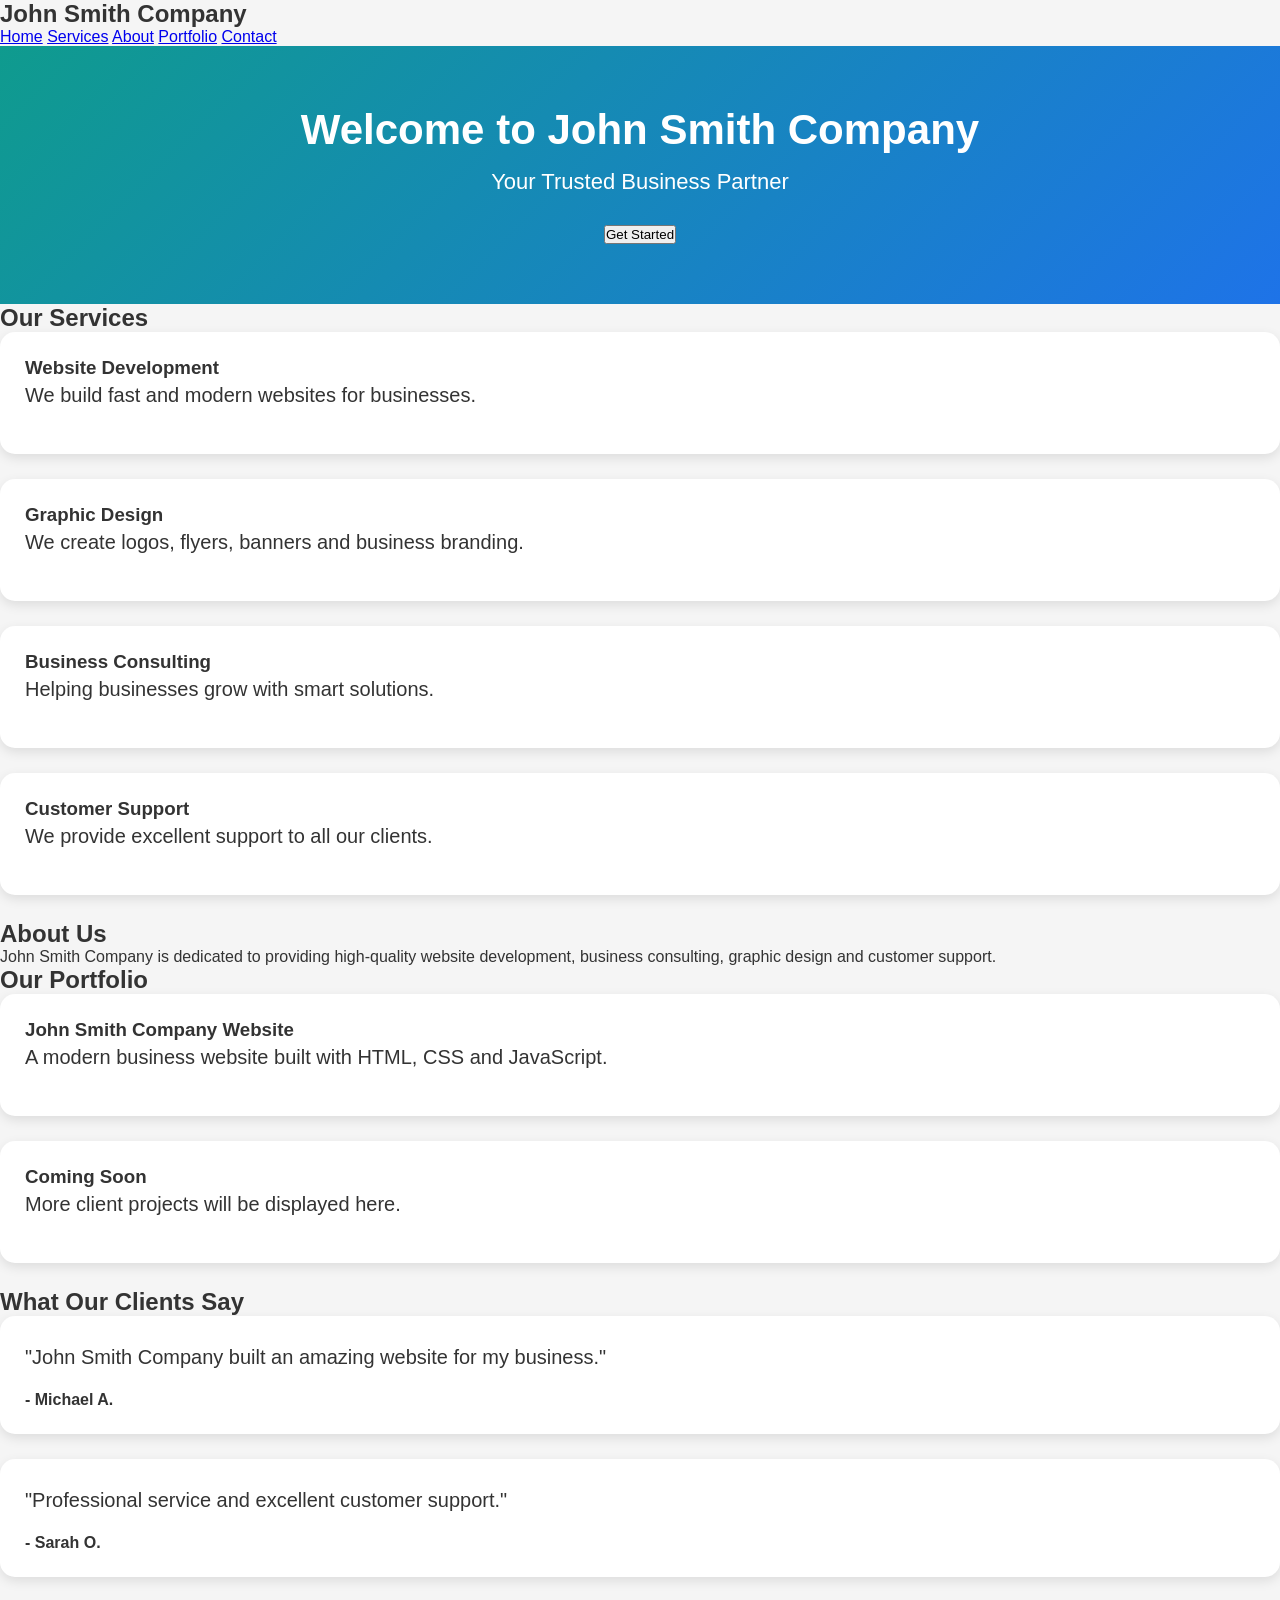
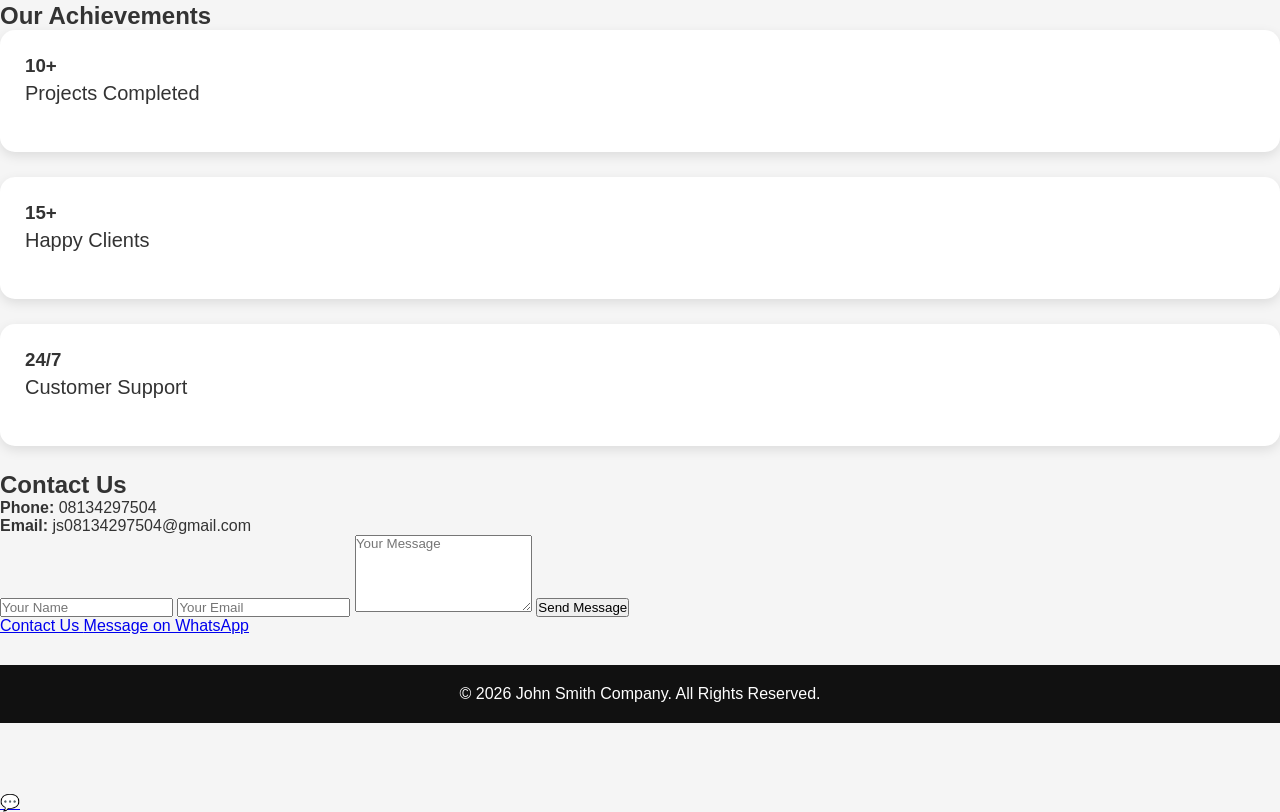
<file: index.html>
<!DOCTYPE html>
<html>
<head>
    <title>John Smith Company</title>
    <link rel="stylesheet" href="style.css">
    <meta name="viewport" content="width=device-width, initial-scale=1.0">
</head>
<body>

<nav>
    <h2>John Smith Company</h2>

    <a href="#">Home</a>
    <a href="#services">Services</a>
    <a href="#about">About</a>
    <a href="#portfolio">Portfolio</a>
    <a href="#contact">Contact</a>
</nav>

<header>
    <h1>Welcome to John Smith Company</h1>
    <p>Your Trusted Business Partner</p>

    <a href="#contact">
        <button>Get Started</button>
    </a>
</header>

<section id="services">
    <h2>Our Services</h2>

    <div class="card">
        <h3>Website Development</h3>
        <p>We build fast and modern websites for businesses.</p>
    </div>

    <div class="card">
        <h3>Graphic Design</h3>
        <p>We create logos, flyers, banners and business branding.</p>
    </div>

    <div class="card">
        <h3>Business Consulting</h3>
        <p>Helping businesses grow with smart solutions.</p>
    </div>

    <div class="card">
        <h3>Customer Support</h3>
        <p>We provide excellent support to all our clients.</p>
    </div>
</section>

<section id="about">
    <h2>About Us</h2>

    <p>
        John Smith Company is dedicated to providing high-quality website development,
        business consulting, graphic design and customer support.
    </p>
</section>

<section id="portfolio">
    <h2>Our Portfolio</h2>

    <div class="card">
        <h3>John Smith Company Website</h3>
        <p>A modern business website built with HTML, CSS and JavaScript.</p>
    </div>

    <div class="card">
        <h3>Coming Soon</h3>
        <p>More client projects will be displayed here.</p>
    </div>
</section>

<section id="testimonials">
    <h2>What Our Clients Say</h2>

    <div class="card">
        <p>"John Smith Company built an amazing website for my business."</p>
        <h4>- Michael A.</h4>
    </div>

    <div class="card">
        <p>"Professional service and excellent customer support."</p>
        <h4>- Sarah O.</h4>
    </div>
</section>

<section id="stats">
    <h2>Our Achievements</h2>

    <div class="services">
        <div class="card">
            <h3>10+</h3>
            <p>Projects Completed</p>
        </div>

        <div class="card">
            <h3>15+</h3>
            <p>Happy Clients</p>
        </div>

        <div class="card">
            <h3>24/7</h3>
            <p>Customer Support</p>
        </div>
    </div>
</section>

<section id="contact">
    <h2>Contact Us</h2>

    <p><strong>Phone:</strong> 08134297504</p>
    <p><strong>Email:</strong> js08134297504@gmail.com</p>

    <form>
        <input type="text" placeholder="Your Name" required>

        <input type="email" placeholder="Your Email" required>

        <textarea placeholder="Your Message" rows="5" required></textarea>

        <button type="submit">Send Message</button>
    </form>

    <a class="contact-btn" href="tel:08134297504">
        Contact Us
    </a>

    <a class="whatsapp-btn" href="https://wa.me/2348134297504">
        Message on WhatsApp
    </a>
</section>

<footer>
    <p>&copy; 2026 John Smith Company. All Rights Reserved.</p>
</footer>

<a href="https://wa.me/2348134297504" class="whatsapp-float" target="_blank">
    💬
</a>

</body>
</html>
</file>
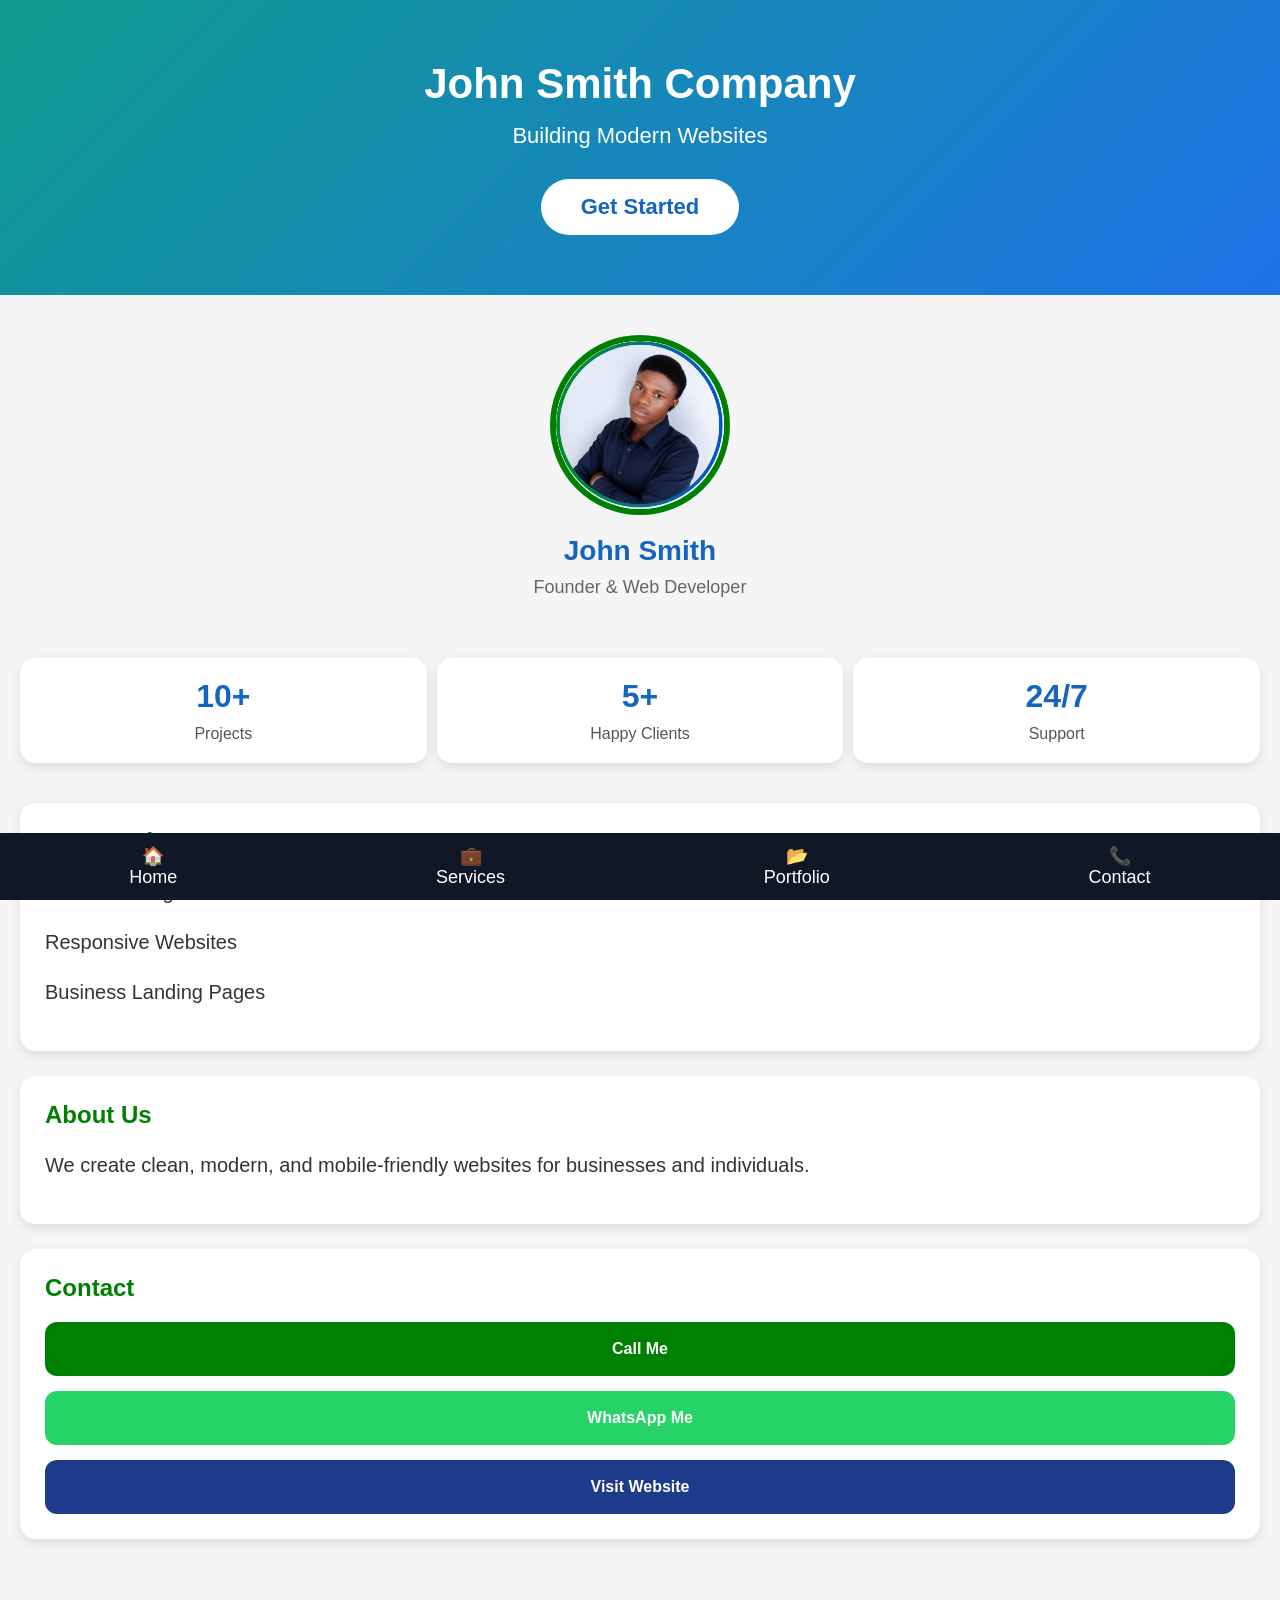
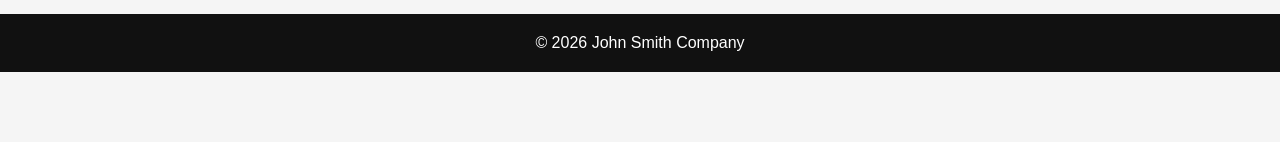
<file: 📄 index.html>
<!DOCTYPE html>
<html lang="en">
<head>
    <meta charset="UTF-8">
    <meta name="viewport" content="width=device-width, initial-scale=1.0">
    <title>John Smith Company App</title>
    <link rel="stylesheet" href="style.css"><link rel="manifest" href="manifest.json">
<meta name="theme-color" content="#0f9b8e">
</head>
<body>

<header>
    <h1>John Smith Company</h1>
    <p>Building Modern Websites</p>

    <a href="#services" class="start-btn">Get Started</a>
</header>

<!-- Profile Section -->
<section class="profile">
    <img src="profile.png" alt="John Smith">
  <h2>John Smith</h2>
  <p>Founder & Web Developer</p>
</section>
<!-- Statistics -->
<section class="stats">

    <div class="stat">
        <h2>10+</h2>
        <p>Projects</p>
    </div>

    <div class="stat">
        <h2>5+</h2>
        <p>Happy Clients</p>
    </div>

    <div class="stat">
        <h2>24/7</h2>
        <p>Support</p>
    </div>

</section>

<main>

<section class="card" id="services">

<h2>Our Services</h2>

<p>Website Design</p>

<p>Responsive Websites</p>

<p>Business Landing Pages</p>

</section>

<section class="card">

<h2>About Us</h2>

<p>
We create clean, modern, and mobile-friendly websites for businesses and individuals.
</p>

</section>

<section class="card">

<h2>Contact</h2>

<a class="btn" href="tel:08134297504">
Call Me
</a>

<a class="btn whatsapp"
href="https://wa.me/2348134297504"
target="_blank">

WhatsApp Me

</a>

<a class="btn website"
href="https://johnsmithcompany.vercel.app"
target="_blank">

Visit Website

</a>

</section>

</main>

<nav class="bottom-nav">

<a href="#">🏠<br>Home</a>

<a href="#">💼<br>Services</a>

<a href="#">📂<br>Portfolio</a>

<a href="#">📞<br>Contact</a>

</nav>

<footer>

<p>&copy; 2026 John Smith Company</p>

</footer>

<script src="script.js"></script>

</body>
</html>
</file>
<file: style.css>
*{
    margin:0;
    padding:0;
    box-sizing:border-box;
    font-family:Arial,sans-serif;
}

body{
    background:#f5f5f5;
    color:#333;
}

header{
    background:linear-gradient(135deg,#0f9b8e,#1e73e8);
    color:white;
    text-align:center;
    padding:60px 20px;
}

header h1{
    font-size:42px;
    margin-bottom:15px;
}

header p{
    font-size:22px;
    margin-bottom:30px;
}

.start-btn{
    display:inline-block;
    background:white;
    color:#1565c0;
    text-decoration:none;
    padding:15px 40px;
    border-radius:40px;
    font-weight:bold;
    font-size:22px;
}

main{
    padding:20px;
}

.card{
    background:white;
    padding:25px;
    margin-bottom:25px;
    border-radius:15px;
    box-shadow:0 4px 12px rgba(0,0,0,0.1);
}

.card h2{
    color:green;
    margin-bottom:20px;
    font-size:24px;
}

.card p{
    margin-bottom:18px;
    font-size:20px;
    line-height:1.6;
}

.btn{
    display:block;
    text-align:center;
    text-decoration:none;
    color:white;
    background:green;
    padding:18px;
    margin-top:15px;
    border-radius:12px;
    font-weight:bold;
}

.whatsapp{
    background:#25D366;
}

.website{
    background:#1e3a8a;
}

.profile{
    text-align:center;
    padding:40px 20px;
}

.profile img{
    width:180px;
    height:180px;
    border-radius:50%;
    object-fit:cover;
    border:6px solid green;
    display:block;
    margin:0 auto;
}

.profile h2{
    margin-top:20px;
    color:#1565c0;
    font-size:28px;
}

.profile p{
    color:#666;
    font-size:18px;
    margin-top:10px;
}

.stats{
    display:flex;
    justify-content:space-around;
    margin:20px;
    gap:10px;
}

.stat{
    background:white;
    flex:1;
    padding:20px;
    text-align:center;
    border-radius:15px;
    box-shadow:0 4px 12px rgba(0,0,0,0.1);
}

.stat h2{
    color:#1565c0;
    font-size:32px;
}

.stat p{
    color:#555;
    margin-top:10px;
}

.bottom-nav{
    position:fixed;
    bottom:0;
    left:0;
    width:100%;
    background:#101827;
    display:flex;
    justify-content:space-around;
    padding:12px 0;
}

.bottom-nav a{
    color:white;
    text-decoration:none;
    text-align:center;
    font-size:18px;
}

footer{
    background:#111;
    color:white;
    text-align:center;
    padding:20px;
    margin-top:30px;
    margin-bottom:70px;
}
</file>
